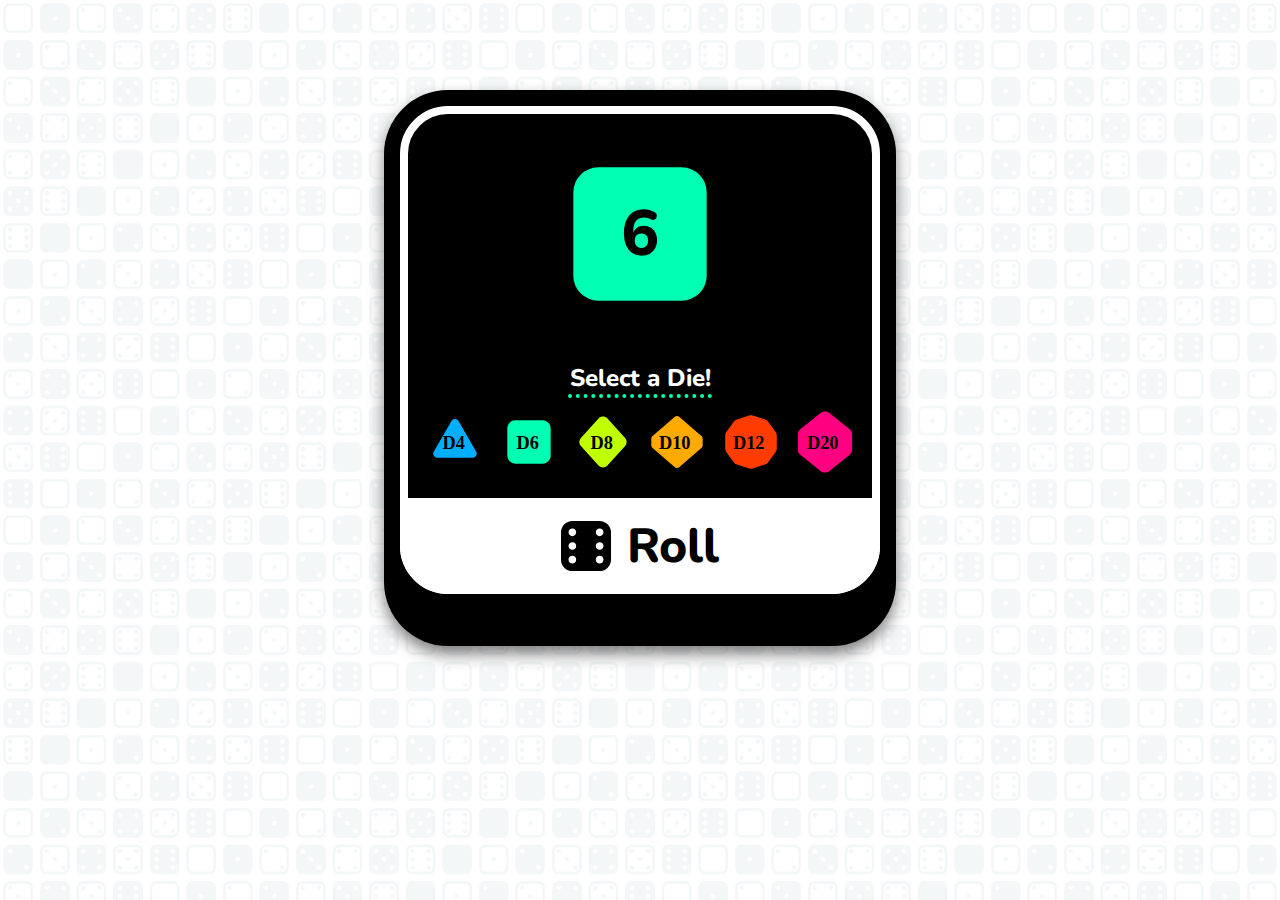
<file: index.html>
<!DOCTYPE html>
<html lang="en">
<head>
    <meta charset="UTF-8" />
    <meta name="viewport" content="width=device-width, initial-scale=1.0"/>
    <title>Dice Roll Simulator</title>
    <link rel="stylesheet" href="style.css">
    <script src="./Dice Roll Script.js" defer></script>
</head>
<body>
    <main>
        <div class="main-app">
            <div class="main-app-content outline">
                <div class="select">
                    <div class="display">
                        <img src="./Art/D6_Die_Display.svg" class="die-icon-display">
                        <div class="overlay-face-value">6</div>
                    </div>
                    <p class="select-a-die-text">Select a Die!</p>
                    <div class="dotted-line"></div>
                    <div class="dice-select">
                        <div class="d4-die supports-active">
                            <img src="./Art/D4_Die.svg" class="die-icon">
                        </div>
                        <div class="d6-die supports-active">
                            <img src="./Art/D6_Die.svg" class="die-icon">
                        </div>
                        <div class="d8-die supports-active">
                            <img src="./Art/D8_Die.svg" class="die-icon">
                        </div>
                        <div class="d10-die supports-active">
                            <img src="./Art/D10_Die.svg" class="die-icon">
                        </div>
                        <div class="d12-die supports-active">
                            <img src="./Art/D12_Die.svg" class="die-icon">
                        </div>
                        <div class="d20-die supports-active">
                            <img src="./Art/D20_Die.svg" class="die-icon">
                        </div>
                    </div>
                </div>
                <div class="roll-button">
                    <img src="./Art/Roll_Icon.svg" class="roll-icon">
                    <p class="roll-text">Roll</p>
                </div>
            </div>
        </div>
    </main>
</body>
</html>
</file>
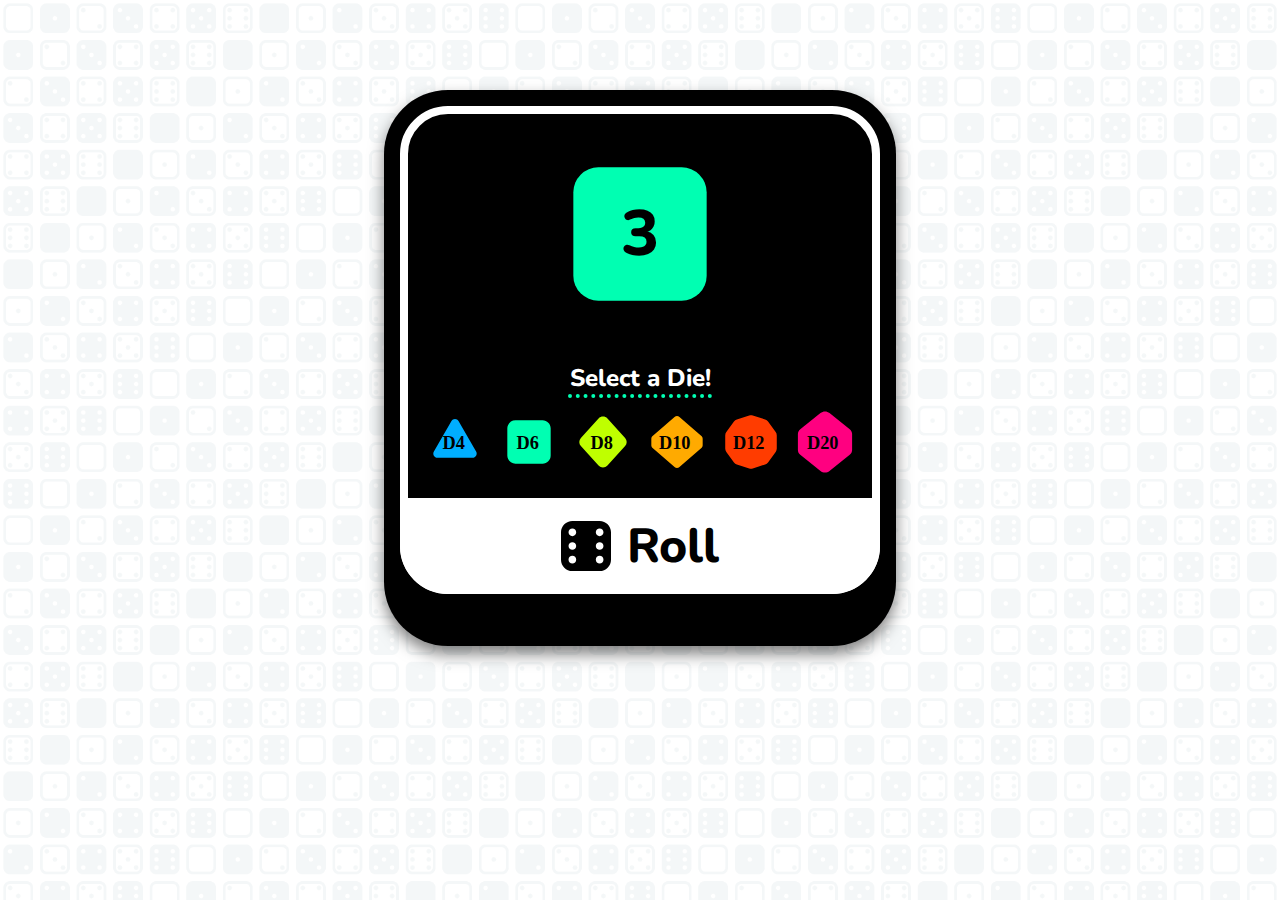
<file: Dice Roll Simulator/Dice Roll Page.html>
<!DOCTYPE html>
<html lang="en">
<head>
    <meta charset="UTF-8" />
    <meta name="viewport" content="width=device-width, initial-scale=1.0"/>
    <title>Dice Roll Simulator</title>
    <link rel="stylesheet" href="Page Style.css">
    <script src="./Dice Roll Script.js" defer></script>
</head>
<body>
    <main>
        <div class="main-app">
            <div class="main-app-content outline">
                <div class="select">
                    <div class="display">
                        <img src="./Art/D6_Die_Display.svg" class="die-icon-display">
                        <div class="overlay-face-value">6</div>
                    </div>
                    <p class="select-a-die-text">Select a Die!</p>
                    <div class="dotted-line"></div>
                    <div class="dice-select">
                        <div class="d4-die supports-active">
                            <img src="./Art/D4_Die.svg" class="die-icon">
                        </div>
                        <div class="d6-die supports-active">
                            <img src="./Art/D6_Die.svg" class="die-icon">
                        </div>
                        <div class="d8-die supports-active">
                            <img src="./Art/D8_Die.svg" class="die-icon">
                        </div>
                        <div class="d10-die supports-active">
                            <img src="./Art/D10_Die.svg" class="die-icon">
                        </div>
                        <div class="d12-die supports-active">
                            <img src="./Art/D12_Die.svg" class="die-icon">
                        </div>
                        <div class="d20-die supports-active">
                            <img src="./Art/D20_Die.svg" class="die-icon">
                        </div>
                    </div>
                </div>
                <div class="roll-button">
                    <img src="./Art/Roll_Icon.svg" class="roll-icon">
                    <p class="roll-text">Roll</p>
                </div>
            </div>
        </div>
    </main>
</body>
</html>
</file>
<file: style.css>
/*#region Nunito*/

@font-face {
    font-family: Nunito-Light;
    src: url("./Nunito/Nunito-Light.ttf");
}

@font-face {
    font-family: Nunito-Regular;
    src: url("./Nunito/Nunito-Regular.ttf");
}

@font-face {
    font-family: Nunito-Bold;
    src: url("./Nunito/Nunito-Bold.ttf");
}

@font-face {
    font-family: Nunito-ExtraBold;
    src: url("./Nunito/Nunito-ExtraBold.ttf");
}
/*#endregion*/

body
{
    height: 720px;
    
    background-image: url("Art/D6_Background.png");
    background-repeat: repeat;
    background-size: 512px 512px;
    animation: background-scroll 10s linear infinite;
}

@keyframes background-scroll
{
    0% { background-position: 0px 0px;}
    100% { background-position: -512px 512px;}
}

main
{
    height: 100%;
    display: flex;
}

/*#region Main*/
.main-app
{
    width: 512px;
    height: 540px;
    background-color: black;
    border-radius: 64px;

    margin: auto;

    box-shadow: rgba(0, 0, 0, 50%) 0px 8px 16px 0px;

    padding-top: 16px;
}

.main-app-content
{
    display: flex;
    flex-direction: column;

    background-color: black;
    outline: 8px solid;
    outline-offset: -8px;
    border-radius: 48px;

    align-items: center;
    justify-content: center;
    text-align: center;
    
    margin: 0px 16px;
}

.outline
{
    outline-color: white;
}

.display
{
    display: flex;
    position: relative;
    text-align: center;
    align-items: center;
    justify-content: center;
    height: 256px;
}

.die-icon-display
{
    width: 250px;
    height: 250px;
}

.roll-die
{
    animation: roll-die 1.5s ease-in-out;
}

@keyframes roll-die
{
    0%
    {
        rotate: 0deg;
        scale: 1;
        opacity: 1;
    }
    25%
    {
        scale: 0.5;
        opacity: 0.25;
    }
    75%
    {
        scale: 0.5;
        opacity: 0.25;
    }
    85%
    {
        scale: 1.2;
        opacity: 1;
    }
    100%
    {
        rotate: 1440deg;
        scale: 1;
        opacity: 1;
    }
}

.overlay-face-value
{
    position: absolute;
    top: 50%;
    left: 50%;
    transform: translate(-50%, -50%);

    font-family: Nunito-ExtraBold;
    font-size: 64px;
    color: black;
    text-align: center;
}

.select-a-die-text
{
    font-family: Nunito-ExtraBold;
    font-size: 24px;
    color: white;

    margin: 0px;
}

.dotted-line
{
    width: 144px;
    border: none;
    border-top: 4px dotted #00ffb2;
    margin: 0px auto;
}

.dice-select
{
    display: flex;
    flex-direction: row;
    justify-content: center;
    align-items: center;
    gap: 2px;
    
    margin: 8px 0px 16px 0px;
}

.die-icon
{
    width: 72px;
    height: 72px;
    transform: scale(1) rotate(0deg);
    transition: 0.5s ease-in-out;
}

.die-icon:hover
{
    cursor: pointer;
    transform: scale(1.33) rotate(360deg);
}

.pulse
{
    animation: pulse 0.5s ease-out;
}

@keyframes pulse
{
    0%
    {
        scale: 0.9;
    }
    25%
    {
        scale: 1.2;
    }
    100%
    {
        scale: 1;
    }
}

.supports-active
{
    transition: opacity 0.5s ease-in-out;
}

.inactive
{
    pointer-events: none;
    opacity: 0.5;
}

.roll-button
{
    width: 100%;
    height: 96px;

    display: flex;
    flex-direction: row;
    justify-content: center;
    align-items: center;
    gap: 16px;

    background-color: white;
    border-radius: 0px 0px 48px 48px;
}

.roll-button:hover
{
    cursor: pointer;
}

.roll-text
{
    font-family: Nunito-ExtraBold;
    font-size: 48px;
    color: black;
}

.roll-icon
{
    width: 50px;
    height: 50px;
}
/*#endregion*/
</file>
<file: Dice Roll Simulator/Page Style.css>
/*#region Nunito*/

@font-face {
    font-family: Nunito-Light;
    src: url("./Nunito/Nunito-Light.ttf");
}

@font-face {
    font-family: Nunito-Regular;
    src: url("./Nunito/Nunito-Regular.ttf");
}

@font-face {
    font-family: Nunito-Bold;
    src: url("./Nunito/Nunito-Bold.ttf");
}

@font-face {
    font-family: Nunito-ExtraBold;
    src: url("./Nunito/Nunito-ExtraBold.ttf");
}
/*#endregion*/

body
{
    height: 720px;
    
    background-image: url("Art/D6_Background.png");
    background-repeat: repeat;
    background-size: 512px 512px;
    animation: background-scroll 10s linear infinite;
}

@keyframes background-scroll
{
    0% { background-position: 0px 0px;}
    100% { background-position: -512px 512px;}
}

main
{
    height: 100%;
    display: flex;
}

/*#region Main*/
.main-app
{
    width: 512px;
    height: 540px;
    background-color: black;
    border-radius: 64px;

    margin: auto;

    box-shadow: rgba(0, 0, 0, 50%) 0px 8px 16px 0px;

    padding-top: 16px;
}

.main-app-content
{
    display: flex;
    flex-direction: column;

    background-color: black;
    outline: 8px solid;
    outline-offset: -8px;
    border-radius: 48px;

    align-items: center;
    justify-content: center;
    text-align: center;
    
    margin: 0px 16px;
}

.outline
{
    outline-color: white;
}

.display
{
    display: flex;
    position: relative;
    text-align: center;
    align-items: center;
    justify-content: center;
    height: 256px;
}

.die-icon-display
{
    width: 250px;
    height: 250px;
}

.roll-die
{
    animation: roll-die 1.5s ease-in-out;
}

@keyframes roll-die
{
    0%
    {
        rotate: 0deg;
        scale: 1;
        opacity: 1;
    }
    25%
    {
        scale: 0.5;
        opacity: 0.25;
    }
    75%
    {
        scale: 0.5;
        opacity: 0.25;
    }
    85%
    {
        scale: 1.2;
        opacity: 1;
    }
    100%
    {
        rotate: 1440deg;
        scale: 1;
        opacity: 1;
    }
}

.overlay-face-value
{
    position: absolute;
    top: 50%;
    left: 50%;
    transform: translate(-50%, -50%);

    font-family: Nunito-ExtraBold;
    font-size: 64px;
    color: black;
    text-align: center;
}

.select-a-die-text
{
    font-family: Nunito-ExtraBold;
    font-size: 24px;
    color: white;

    margin: 0px;
}

.dotted-line
{
    width: 144px;
    border: none;
    border-top: 4px dotted #00ffb2;
    margin: 0px auto;
}

.dice-select
{
    display: flex;
    flex-direction: row;
    justify-content: center;
    align-items: center;
    gap: 2px;
    
    margin: 8px 0px 16px 0px;
}

.die-icon
{
    width: 72px;
    height: 72px;
    transform: scale(1) rotate(0deg);
    transition: 0.5s ease-in-out;
}

.die-icon:hover
{
    cursor: pointer;
    transform: scale(1.33) rotate(360deg);
}

.pulse
{
    animation: pulse 0.5s ease-out;
}

@keyframes pulse
{
    0%
    {
        scale: 0.9;
    }
    25%
    {
        scale: 1.2;
    }
    100%
    {
        scale: 1;
    }
}

.supports-active
{
    transition: opacity 0.5s ease-in-out;
}

.inactive
{
    pointer-events: none;
    opacity: 0.5;
}

.roll-button
{
    width: 100%;
    height: 96px;

    display: flex;
    flex-direction: row;
    justify-content: center;
    align-items: center;
    gap: 16px;

    background-color: white;
    border-radius: 0px 0px 48px 48px;
}

.roll-button:hover
{
    cursor: pointer;
}

.roll-text
{
    font-family: Nunito-ExtraBold;
    font-size: 48px;
    color: black;
}

.roll-icon
{
    width: 50px;
    height: 50px;
}
/*#endregion*/
</file>
